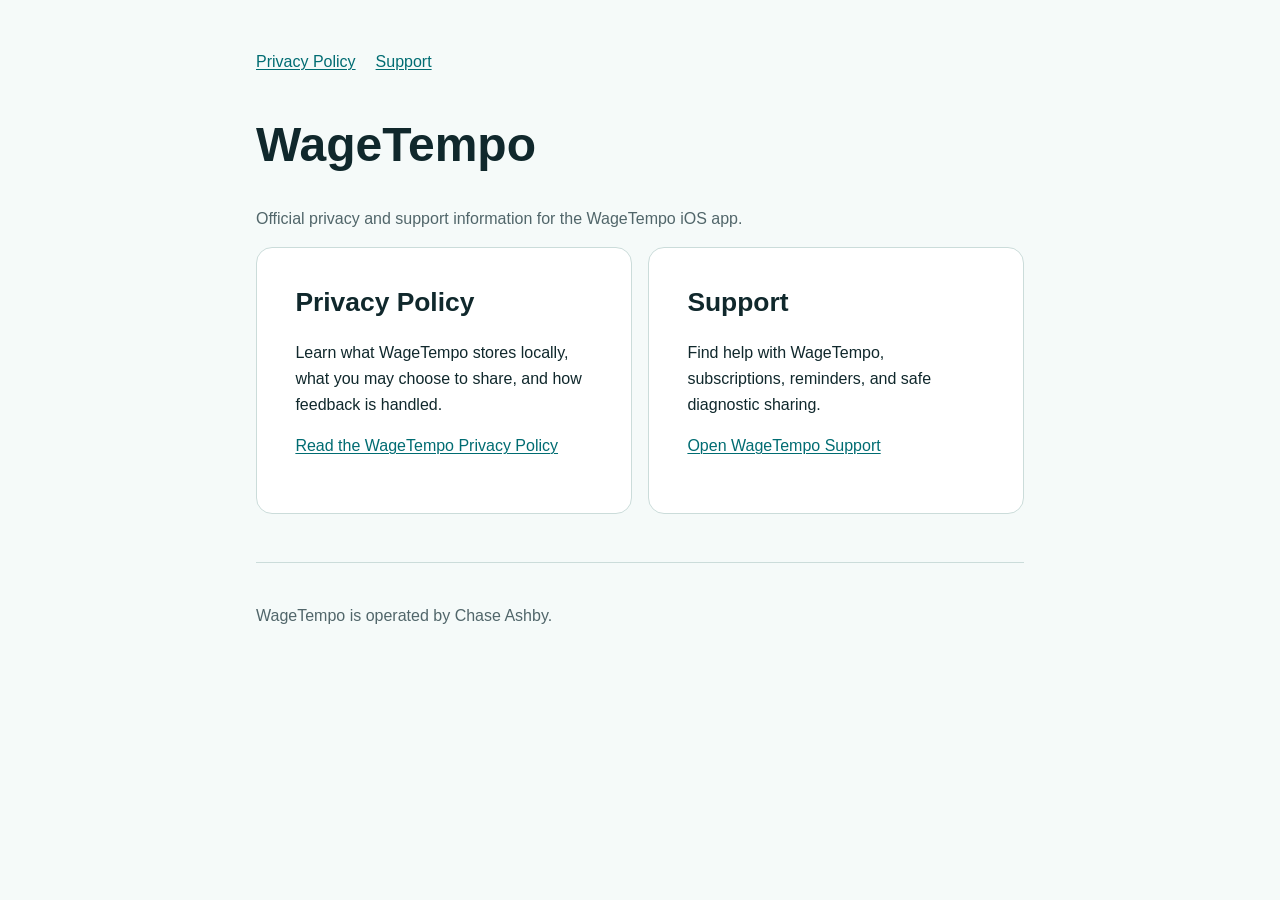
<file: index.html>
<!doctype html>
<html lang="en">
<head>
  <meta charset="utf-8">
  <meta name="viewport" content="width=device-width, initial-scale=1">
  <meta name="description" content="Official privacy and support information for WageTempo.">
  <meta name="referrer" content="no-referrer">
  <meta name="robots" content="index,follow">
  <meta http-equiv="Content-Security-Policy" content="default-src 'none'; style-src 'self'; img-src 'self' data:; script-src 'none'; connect-src 'none'; font-src 'none'; media-src 'none'; object-src 'none'; frame-src 'none'; base-uri 'none'; form-action 'none'">
  <link rel="canonical" href="https://ashbywebsystems.github.io/wagetempo-legal/">
  <link rel="icon" href="data:,">
  <link rel="stylesheet" href="site.css">
  <title>WageTempo Legal and Support</title>
</head>
<body>
  <a class="skip-link" href="#content">Skip to content</a>
  <header>
    <nav aria-label="Primary">
      <ul>
        <li><a href="privacy/">Privacy Policy</a></li>
        <li><a href="support/">Support</a></li>
      </ul>
    </nav>
  </header>
  <main id="content">
    <h1>WageTempo</h1>
    <p class="note">Official privacy and support information for the WageTempo iOS app.</p>
    <div class="cards">
      <section class="card" aria-labelledby="privacy-heading">
        <h2 id="privacy-heading">Privacy Policy</h2>
        <p>Learn what WageTempo stores locally, what you may choose to share, and how feedback is handled.</p>
        <p><a href="privacy/">Read the WageTempo Privacy Policy</a></p>
      </section>
      <section class="card" aria-labelledby="support-heading">
        <h2 id="support-heading">Support</h2>
        <p>Find help with WageTempo, subscriptions, reminders, and safe diagnostic sharing.</p>
        <p><a href="support/">Open WageTempo Support</a></p>
      </section>
    </div>
  </main>
  <footer>
    <p>WageTempo is operated by Chase Ashby.</p>
  </footer>
</body>
</html>
</file>
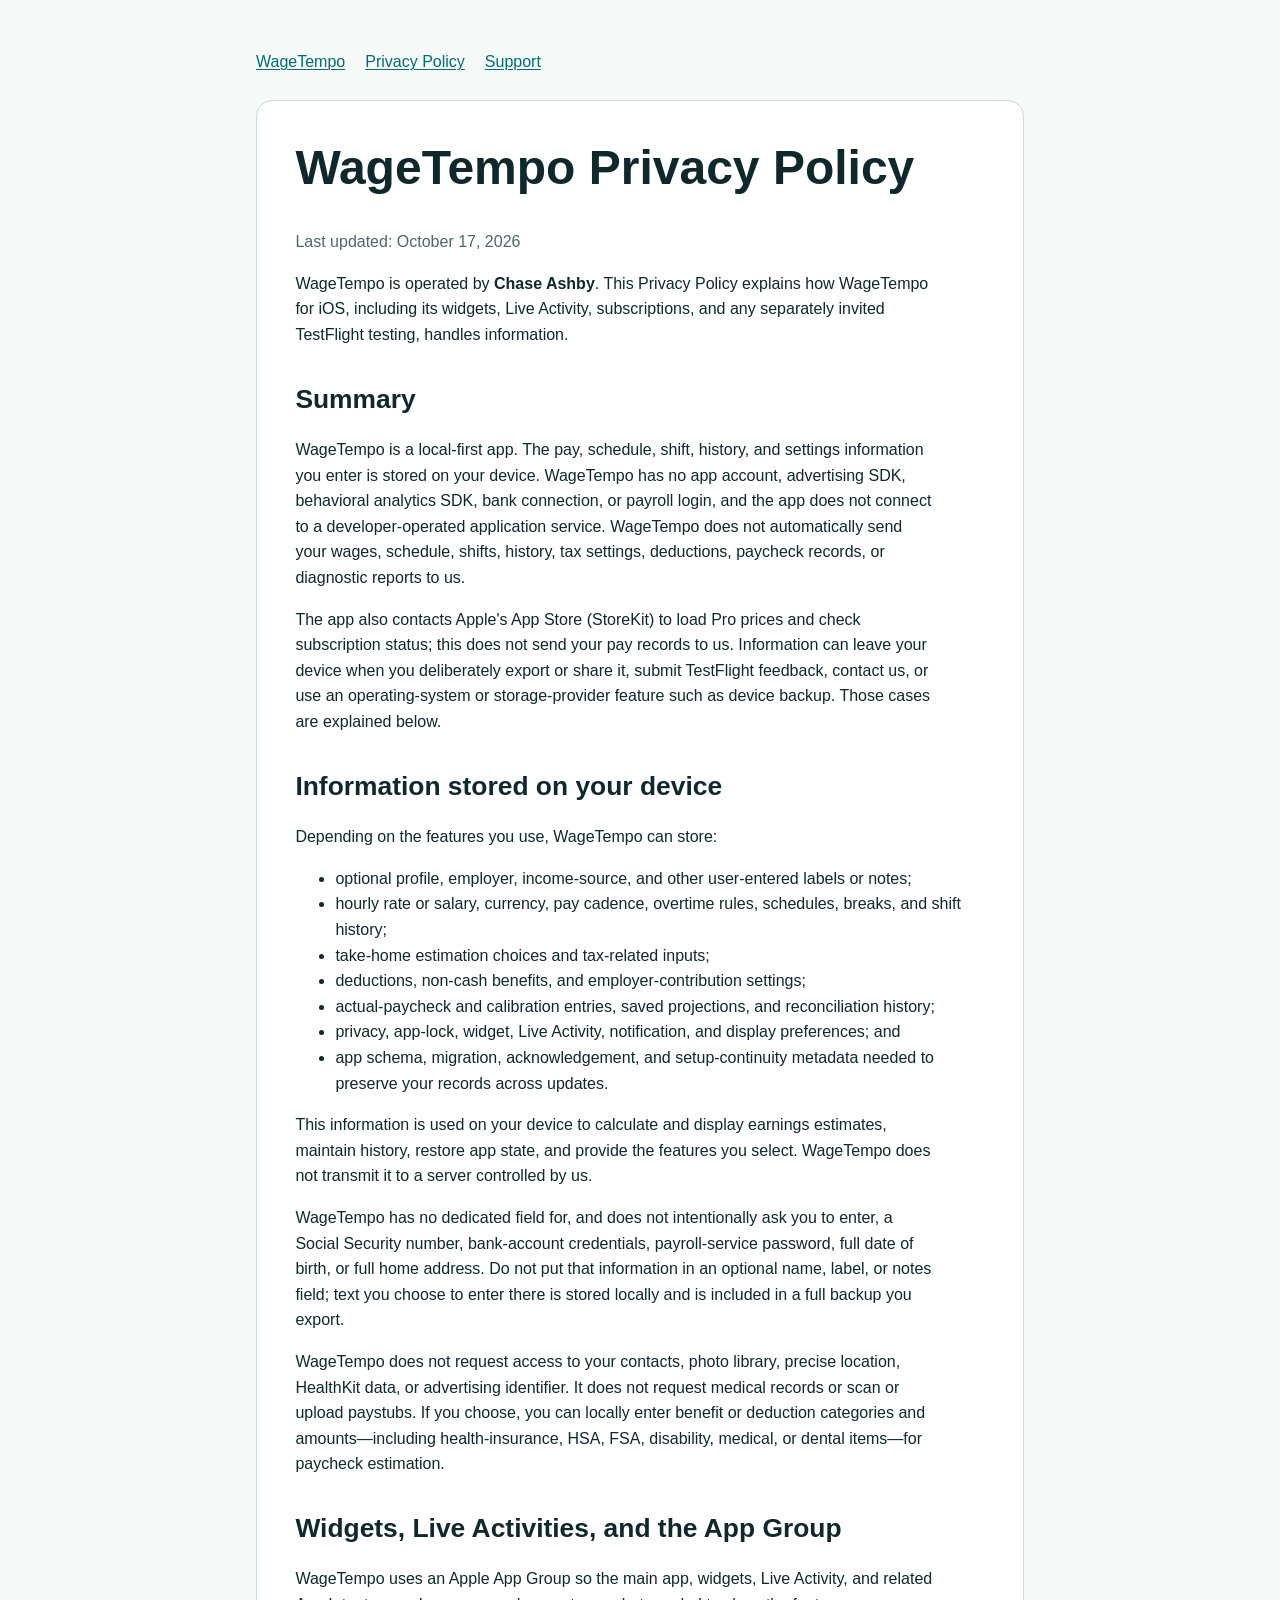
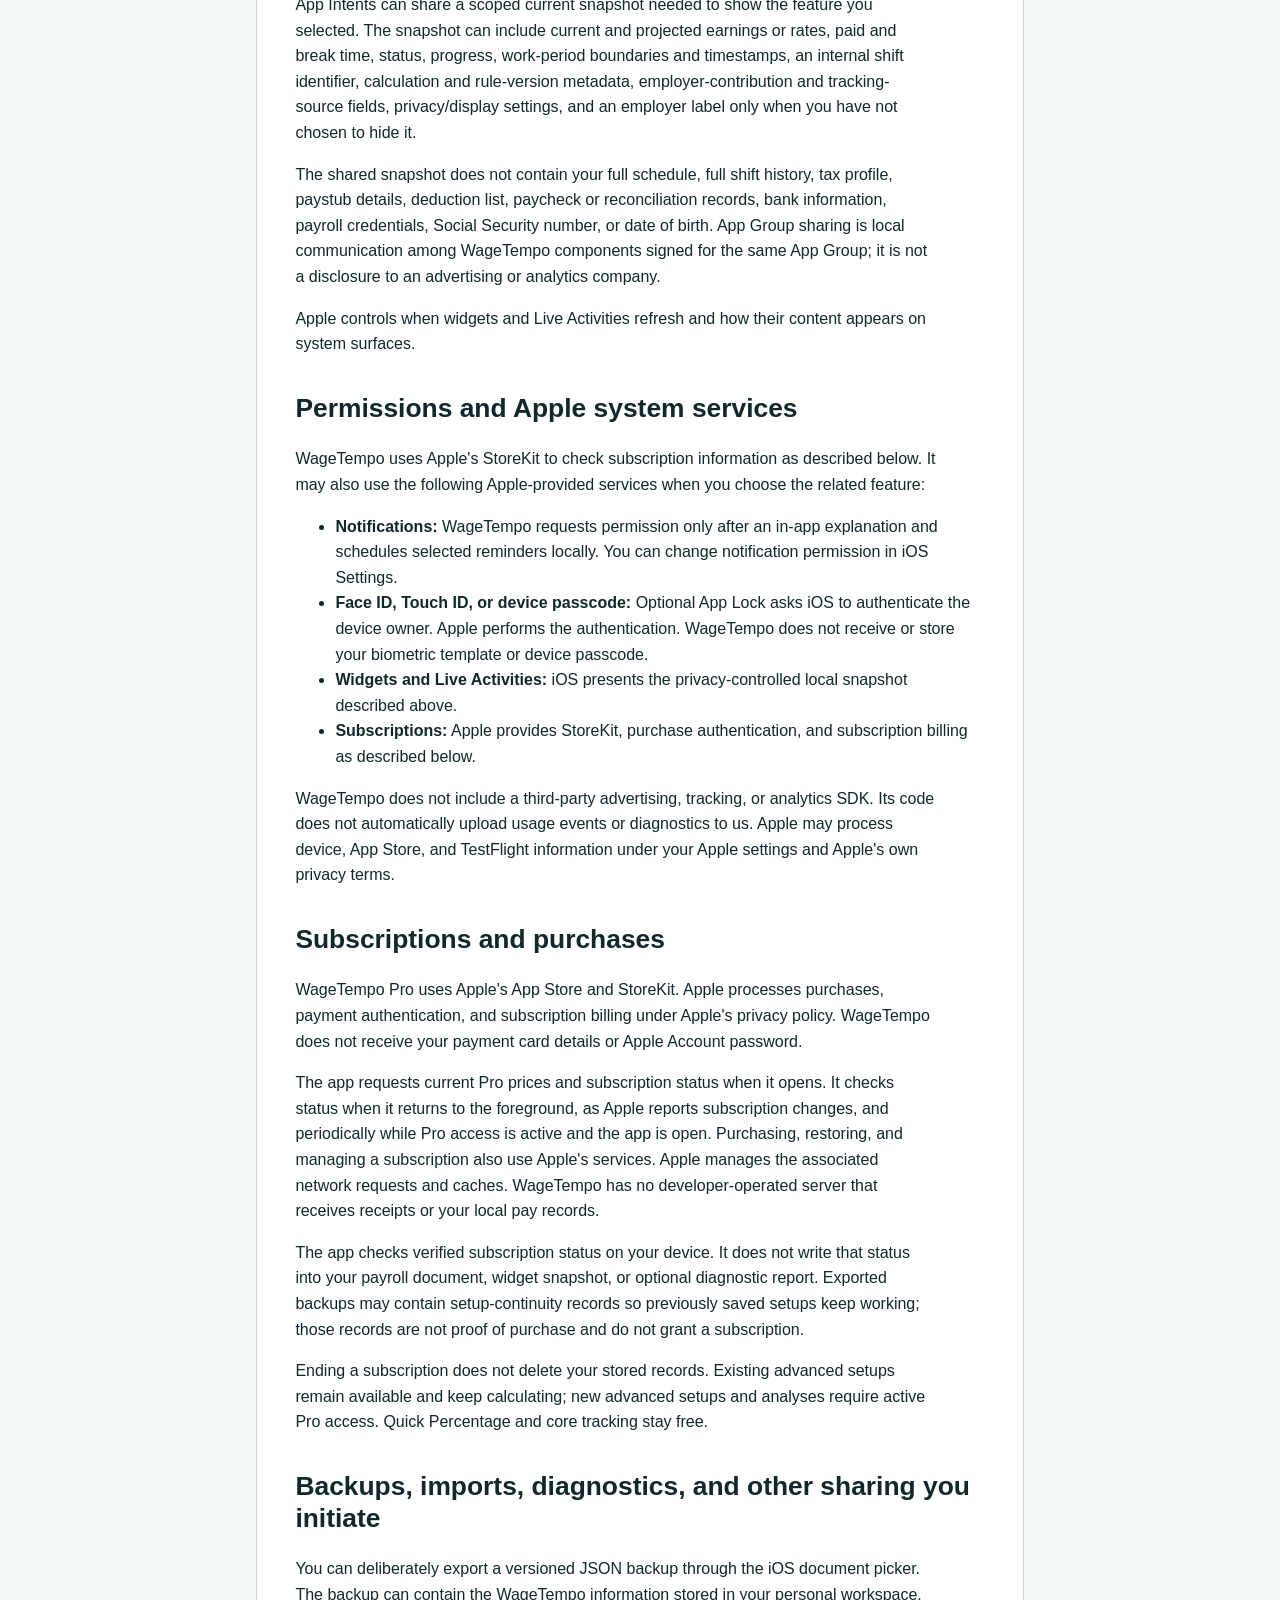
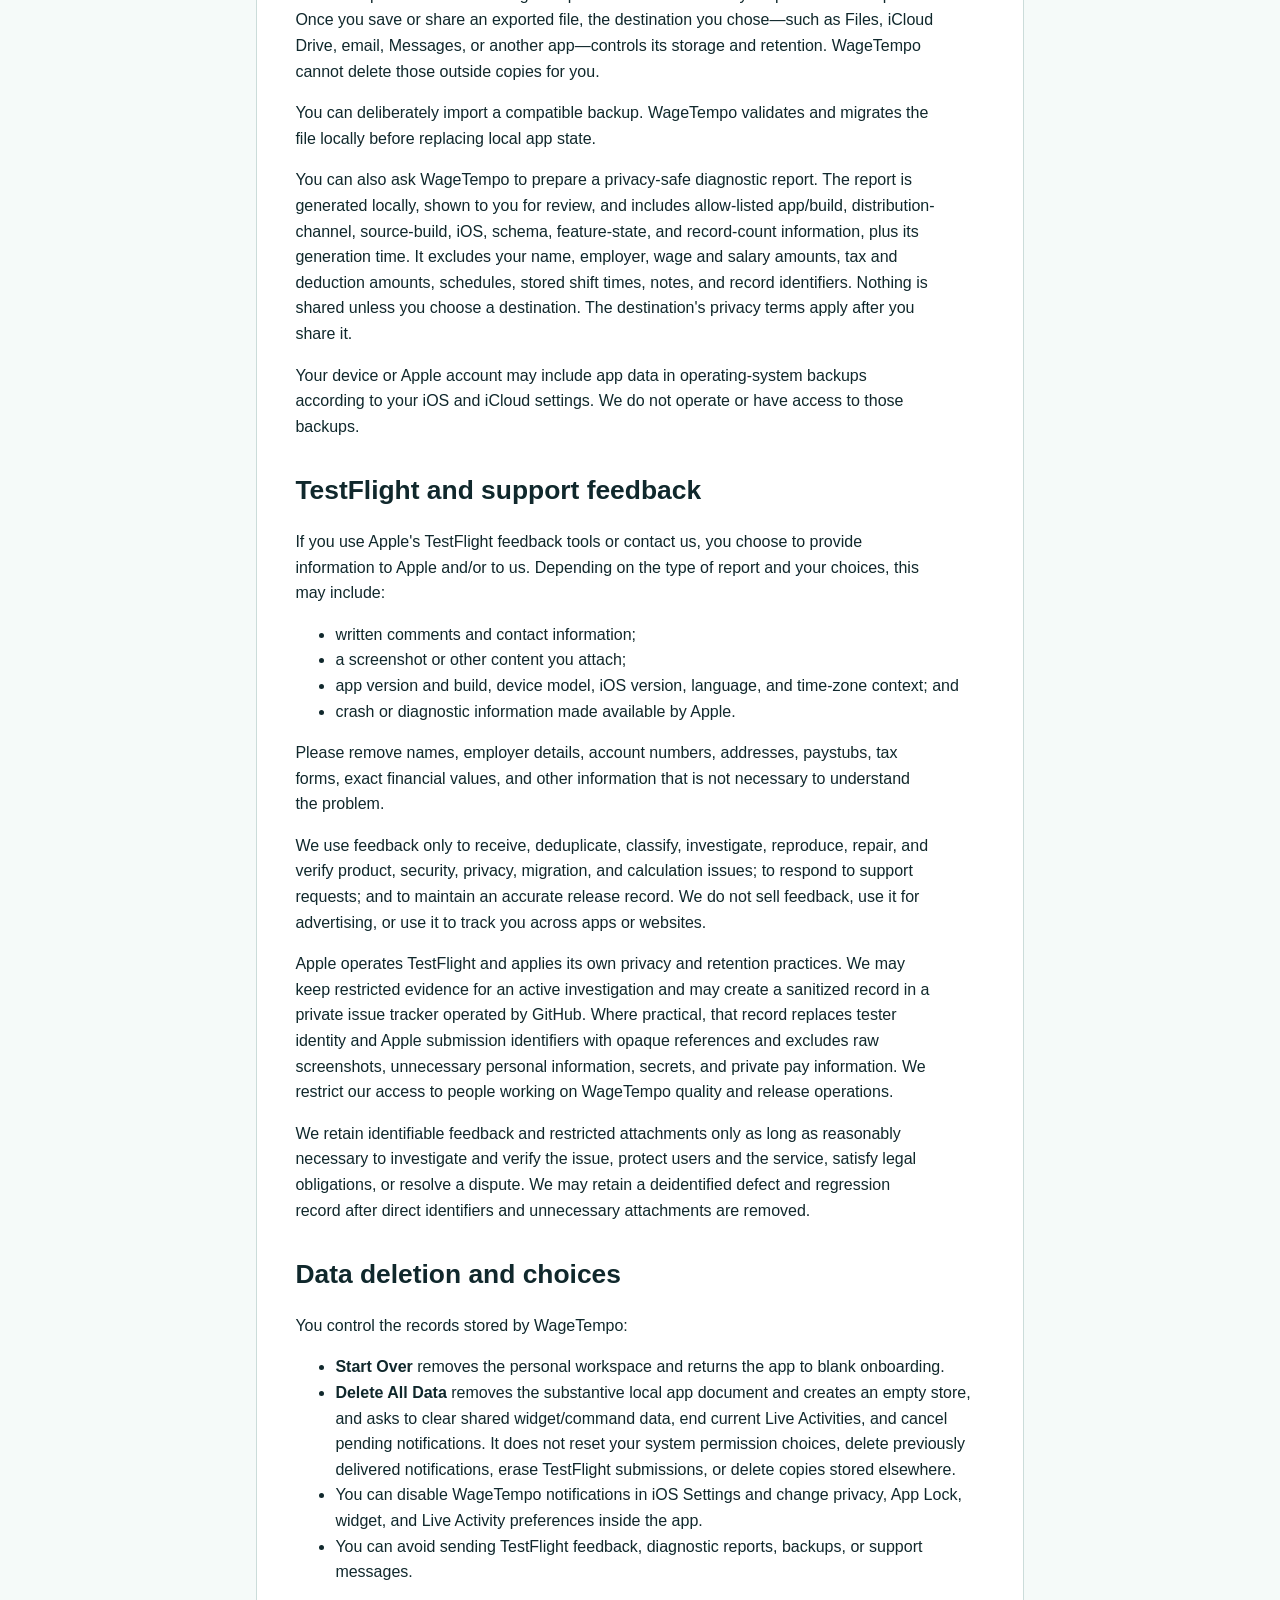
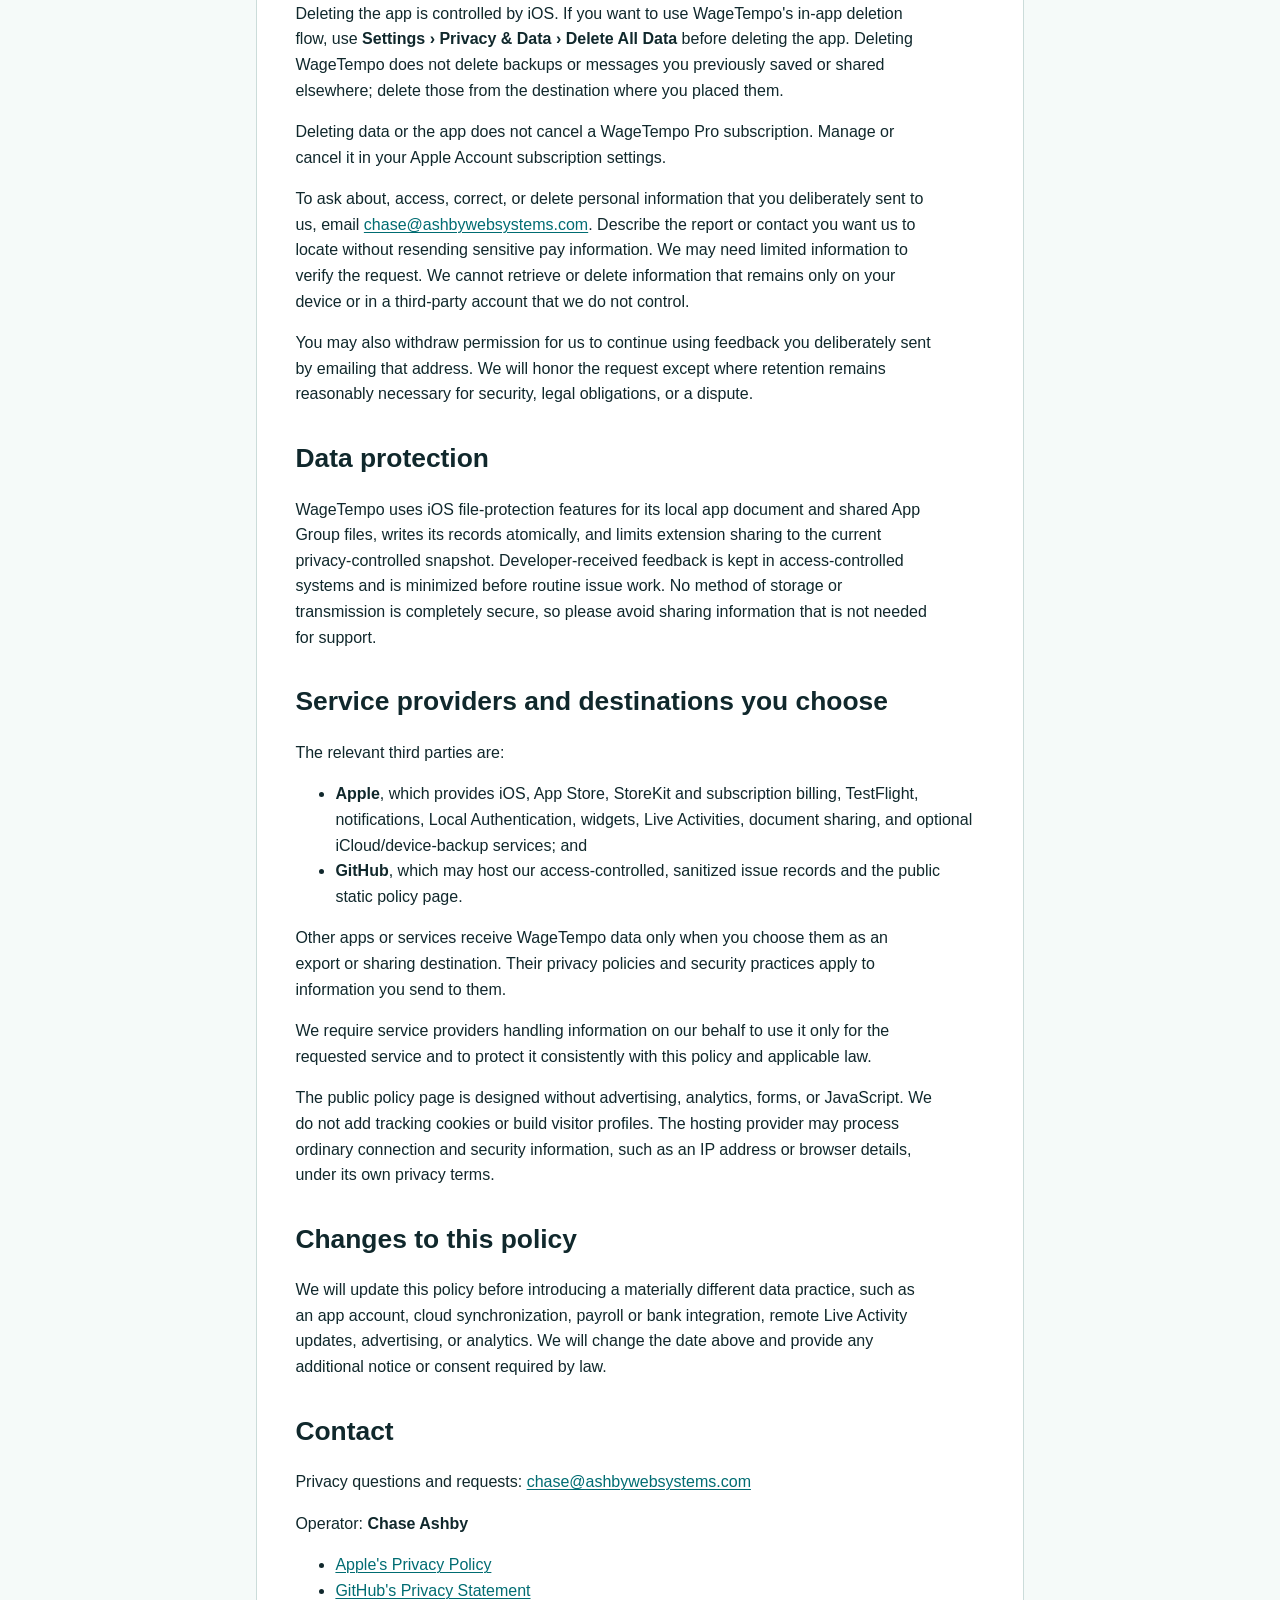
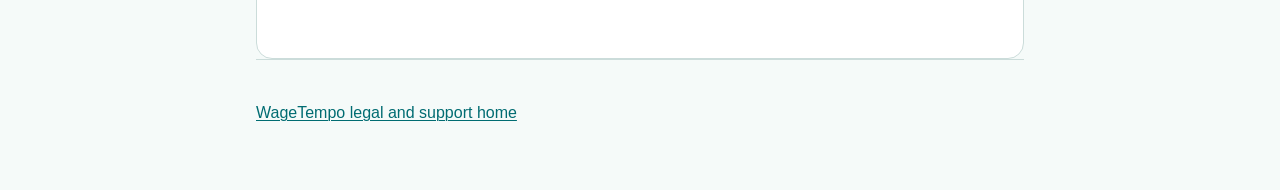
<file: privacy/index.html>
<!doctype html>
<html lang="en">
<head>
  <meta charset="utf-8">
  <meta name="viewport" content="width=device-width, initial-scale=1">
  <meta name="description" content="WageTempo Privacy Policy for the iOS app, widgets, Live Activity, subscriptions, and optional support.">
  <meta name="referrer" content="no-referrer">
  <meta name="robots" content="index,follow">
  <meta http-equiv="Content-Security-Policy" content="default-src 'none'; style-src 'self'; img-src 'self' data:; script-src 'none'; connect-src 'none'; font-src 'none'; media-src 'none'; object-src 'none'; frame-src 'none'; base-uri 'none'; form-action 'none'">
  <link rel="canonical" href="https://ashbywebsystems.github.io/wagetempo-legal/privacy/">
  <link rel="icon" href="data:,">
  <link rel="stylesheet" href="../site.css">
  <title>Privacy Policy — WageTempo</title>
</head>
<body>
  <a class="skip-link" href="#content">Skip to content</a>
  <header>
    <nav aria-label="Primary">
      <ul>
        <li><a href="../">WageTempo</a></li>
        <li><a aria-current="page" href="./">Privacy Policy</a></li>
        <li><a href="../support/">Support</a></li>
      </ul>
    </nav>
  </header>
  <main id="content" class="document">
    <h1>WageTempo Privacy Policy</h1>
    <p class="updated">Last updated: <time datetime="2026-10-17">October 17, 2026</time></p>

    <p>WageTempo is operated by <strong>Chase Ashby</strong>. This Privacy Policy explains how WageTempo for iOS, including its widgets, Live Activity, subscriptions, and any separately invited TestFlight testing, handles information.</p>

    <section aria-labelledby="summary">
      <h2 id="summary">Summary</h2>
      <p>WageTempo is a local-first app. The pay, schedule, shift, history, and settings information you enter is stored on your device. WageTempo has no app account, advertising SDK, behavioral analytics SDK, bank connection, or payroll login, and the app does not connect to a developer-operated application service. WageTempo does not automatically send your wages, schedule, shifts, history, tax settings, deductions, paycheck records, or diagnostic reports to us.</p>
      <p>The app also contacts Apple's App Store (StoreKit) to load Pro prices and check subscription status; this does not send your pay records to us. Information can leave your device when you deliberately export or share it, submit TestFlight feedback, contact us, or use an operating-system or storage-provider feature such as device backup. Those cases are explained below.</p>
    </section>

    <section aria-labelledby="on-device">
      <h2 id="on-device">Information stored on your device</h2>
      <p>Depending on the features you use, WageTempo can store:</p>
      <ul>
        <li>optional profile, employer, income-source, and other user-entered labels or notes;</li>
        <li>hourly rate or salary, currency, pay cadence, overtime rules, schedules, breaks, and shift history;</li>
        <li>take-home estimation choices and tax-related inputs;</li>
        <li>deductions, non-cash benefits, and employer-contribution settings;</li>
        <li>actual-paycheck and calibration entries, saved projections, and reconciliation history;</li>
        <li>privacy, app-lock, widget, Live Activity, notification, and display preferences; and</li>
        <li>app schema, migration, acknowledgement, and setup-continuity metadata needed to preserve your records across updates.</li>
      </ul>
      <p>This information is used on your device to calculate and display earnings estimates, maintain history, restore app state, and provide the features you select. WageTempo does not transmit it to a server controlled by us.</p>
      <p>WageTempo has no dedicated field for, and does not intentionally ask you to enter, a Social Security number, bank-account credentials, payroll-service password, full date of birth, or full home address. Do not put that information in an optional name, label, or notes field; text you choose to enter there is stored locally and is included in a full backup you export.</p>
      <p>WageTempo does not request access to your contacts, photo library, precise location, HealthKit data, or advertising identifier. It does not request medical records or scan or upload paystubs. If you choose, you can locally enter benefit or deduction categories and amounts—including health-insurance, HSA, FSA, disability, medical, or dental items—for paycheck estimation.</p>
    </section>

    <section aria-labelledby="extensions">
      <h2 id="extensions">Widgets, Live Activities, and the App Group</h2>
      <p>WageTempo uses an Apple App Group so the main app, widgets, Live Activity, and related App Intents can share a scoped current snapshot needed to show the feature you selected. The snapshot can include current and projected earnings or rates, paid and break time, status, progress, work-period boundaries and timestamps, an internal shift identifier, calculation and rule-version metadata, employer-contribution and tracking-source fields, privacy/display settings, and an employer label only when you have not chosen to hide it.</p>
      <p>The shared snapshot does not contain your full schedule, full shift history, tax profile, paystub details, deduction list, paycheck or reconciliation records, bank information, payroll credentials, Social Security number, or date of birth. App Group sharing is local communication among WageTempo components signed for the same App Group; it is not a disclosure to an advertising or analytics company.</p>
      <p>Apple controls when widgets and Live Activities refresh and how their content appears on system surfaces.</p>
    </section>

    <section aria-labelledby="permissions">
      <h2 id="permissions">Permissions and Apple system services</h2>
      <p>WageTempo uses Apple's StoreKit to check subscription information as described below. It may also use the following Apple-provided services when you choose the related feature:</p>
      <ul>
        <li><strong>Notifications:</strong> WageTempo requests permission only after an in-app explanation and schedules selected reminders locally. You can change notification permission in iOS Settings.</li>
        <li><strong>Face ID, Touch ID, or device passcode:</strong> Optional App Lock asks iOS to authenticate the device owner. Apple performs the authentication. WageTempo does not receive or store your biometric template or device passcode.</li>
        <li><strong>Widgets and Live Activities:</strong> iOS presents the privacy-controlled local snapshot described above.</li>
        <li><strong>Subscriptions:</strong> Apple provides StoreKit, purchase authentication, and subscription billing as described below.</li>
      </ul>
      <p>WageTempo does not include a third-party advertising, tracking, or analytics SDK. Its code does not automatically upload usage events or diagnostics to us. Apple may process device, App Store, and TestFlight information under your Apple settings and Apple's own privacy terms.</p>
    </section>

    <section aria-labelledby="subscriptions">
      <h2 id="subscriptions">Subscriptions and purchases</h2>
      <p>WageTempo Pro uses Apple's App Store and StoreKit. Apple processes purchases, payment authentication, and subscription billing under Apple's privacy policy. WageTempo does not receive your payment card details or Apple Account password.</p>
      <p>The app requests current Pro prices and subscription status when it opens. It checks status when it returns to the foreground, as Apple reports subscription changes, and periodically while Pro access is active and the app is open. Purchasing, restoring, and managing a subscription also use Apple's services. Apple manages the associated network requests and caches. WageTempo has no developer-operated server that receives receipts or your local pay records.</p>
      <p>The app checks verified subscription status on your device. It does not write that status into your payroll document, widget snapshot, or optional diagnostic report. Exported backups may contain setup-continuity records so previously saved setups keep working; those records are not proof of purchase and do not grant a subscription.</p>
      <p>Ending a subscription does not delete your stored records. Existing advanced setups remain available and keep calculating; new advanced setups and analyses require active Pro access. Quick Percentage and core tracking stay free.</p>
    </section>

    <section aria-labelledby="sharing">
      <h2 id="sharing">Backups, imports, diagnostics, and other sharing you initiate</h2>
      <p>You can deliberately export a versioned JSON backup through the iOS document picker. The backup can contain the WageTempo information stored in your personal workspace. Once you save or share an exported file, the destination you chose—such as Files, iCloud Drive, email, Messages, or another app—controls its storage and retention. WageTempo cannot delete those outside copies for you.</p>
      <p>You can deliberately import a compatible backup. WageTempo validates and migrates the file locally before replacing local app state.</p>
      <p>You can also ask WageTempo to prepare a privacy-safe diagnostic report. The report is generated locally, shown to you for review, and includes allow-listed app/build, distribution-channel, source-build, iOS, schema, feature-state, and record-count information, plus its generation time. It excludes your name, employer, wage and salary amounts, tax and deduction amounts, schedules, stored shift times, notes, and record identifiers. Nothing is shared unless you choose a destination. The destination's privacy terms apply after you share it.</p>
      <p>Your device or Apple account may include app data in operating-system backups according to your iOS and iCloud settings. We do not operate or have access to those backups.</p>
    </section>

    <section aria-labelledby="feedback">
      <h2 id="feedback">TestFlight and support feedback</h2>
      <p>If you use Apple's TestFlight feedback tools or contact us, you choose to provide information to Apple and/or to us. Depending on the type of report and your choices, this may include:</p>
      <ul>
        <li>written comments and contact information;</li>
        <li>a screenshot or other content you attach;</li>
        <li>app version and build, device model, iOS version, language, and time-zone context; and</li>
        <li>crash or diagnostic information made available by Apple.</li>
      </ul>
      <p>Please remove names, employer details, account numbers, addresses, paystubs, tax forms, exact financial values, and other information that is not necessary to understand the problem.</p>
      <p>We use feedback only to receive, deduplicate, classify, investigate, reproduce, repair, and verify product, security, privacy, migration, and calculation issues; to respond to support requests; and to maintain an accurate release record. We do not sell feedback, use it for advertising, or use it to track you across apps or websites.</p>
      <p>Apple operates TestFlight and applies its own privacy and retention practices. We may keep restricted evidence for an active investigation and may create a sanitized record in a private issue tracker operated by GitHub. Where practical, that record replaces tester identity and Apple submission identifiers with opaque references and excludes raw screenshots, unnecessary personal information, secrets, and private pay information. We restrict our access to people working on WageTempo quality and release operations.</p>
      <p>We retain identifiable feedback and restricted attachments only as long as reasonably necessary to investigate and verify the issue, protect users and the service, satisfy legal obligations, or resolve a dispute. We may retain a deidentified defect and regression record after direct identifiers and unnecessary attachments are removed.</p>
    </section>

    <section aria-labelledby="deletion">
      <h2 id="deletion">Data deletion and choices</h2>
      <p>You control the records stored by WageTempo:</p>
      <ul>
        <li><strong>Start Over</strong> removes the personal workspace and returns the app to blank onboarding.</li>
        <li><strong>Delete All Data</strong> removes the substantive local app document and creates an empty store, and asks to clear shared widget/command data, end current Live Activities, and cancel pending notifications. It does not reset your system permission choices, delete previously delivered notifications, erase TestFlight submissions, or delete copies stored elsewhere.</li>
        <li>You can disable WageTempo notifications in iOS Settings and change privacy, App Lock, widget, and Live Activity preferences inside the app.</li>
        <li>You can avoid sending TestFlight feedback, diagnostic reports, backups, or support messages.</li>
      </ul>
      <p>Deleting the app is controlled by iOS. If you want to use WageTempo's in-app deletion flow, use <strong>Settings › Privacy &amp; Data › Delete All Data</strong> before deleting the app. Deleting WageTempo does not delete backups or messages you previously saved or shared elsewhere; delete those from the destination where you placed them.</p>
      <p>Deleting data or the app does not cancel a WageTempo Pro subscription. Manage or cancel it in your Apple Account subscription settings.</p>
      <p>To ask about, access, correct, or delete personal information that you deliberately sent to us, email <a class="email" href="mailto:chase@ashbywebsystems.com">chase@ashbywebsystems.com</a>. Describe the report or contact you want us to locate without resending sensitive pay information. We may need limited information to verify the request. We cannot retrieve or delete information that remains only on your device or in a third-party account that we do not control.</p>
      <p>You may also withdraw permission for us to continue using feedback you deliberately sent by emailing that address. We will honor the request except where retention remains reasonably necessary for security, legal obligations, or a dispute.</p>
    </section>

    <section aria-labelledby="protection">
      <h2 id="protection">Data protection</h2>
      <p>WageTempo uses iOS file-protection features for its local app document and shared App Group files, writes its records atomically, and limits extension sharing to the current privacy-controlled snapshot. Developer-received feedback is kept in access-controlled systems and is minimized before routine issue work. No method of storage or transmission is completely secure, so please avoid sharing information that is not needed for support.</p>
    </section>

    <section aria-labelledby="providers">
      <h2 id="providers">Service providers and destinations you choose</h2>
      <p>The relevant third parties are:</p>
      <ul>
        <li><strong>Apple</strong>, which provides iOS, App Store, StoreKit and subscription billing, TestFlight, notifications, Local Authentication, widgets, Live Activities, document sharing, and optional iCloud/device-backup services; and</li>
        <li><strong>GitHub</strong>, which may host our access-controlled, sanitized issue records and the public static policy page.</li>
      </ul>
      <p>Other apps or services receive WageTempo data only when you choose them as an export or sharing destination. Their privacy policies and security practices apply to information you send to them.</p>
      <p>We require service providers handling information on our behalf to use it only for the requested service and to protect it consistently with this policy and applicable law.</p>
      <p>The public policy page is designed without advertising, analytics, forms, or JavaScript. We do not add tracking cookies or build visitor profiles. The hosting provider may process ordinary connection and security information, such as an IP address or browser details, under its own privacy terms.</p>
    </section>

    <section aria-labelledby="changes">
      <h2 id="changes">Changes to this policy</h2>
      <p>We will update this policy before introducing a materially different data practice, such as an app account, cloud synchronization, payroll or bank integration, remote Live Activity updates, advertising, or analytics. We will change the date above and provide any additional notice or consent required by law.</p>
    </section>

    <section aria-labelledby="contact">
      <h2 id="contact">Contact</h2>
      <p>Privacy questions and requests: <a class="email" href="mailto:chase@ashbywebsystems.com">chase@ashbywebsystems.com</a></p>
      <p>Operator: <strong>Chase Ashby</strong></p>
      <ul>
        <li><a href="https://www.apple.com/legal/privacy/" rel="noreferrer">Apple's Privacy Policy</a></li>
        <li><a href="https://docs.github.com/en/site-policy/privacy-policies/github-general-privacy-statement" rel="noreferrer">GitHub's Privacy Statement</a></li>
      </ul>
    </section>
  </main>
  <footer>
    <p><a href="../">WageTempo legal and support home</a></p>
  </footer>
</body>
</html>
</file>
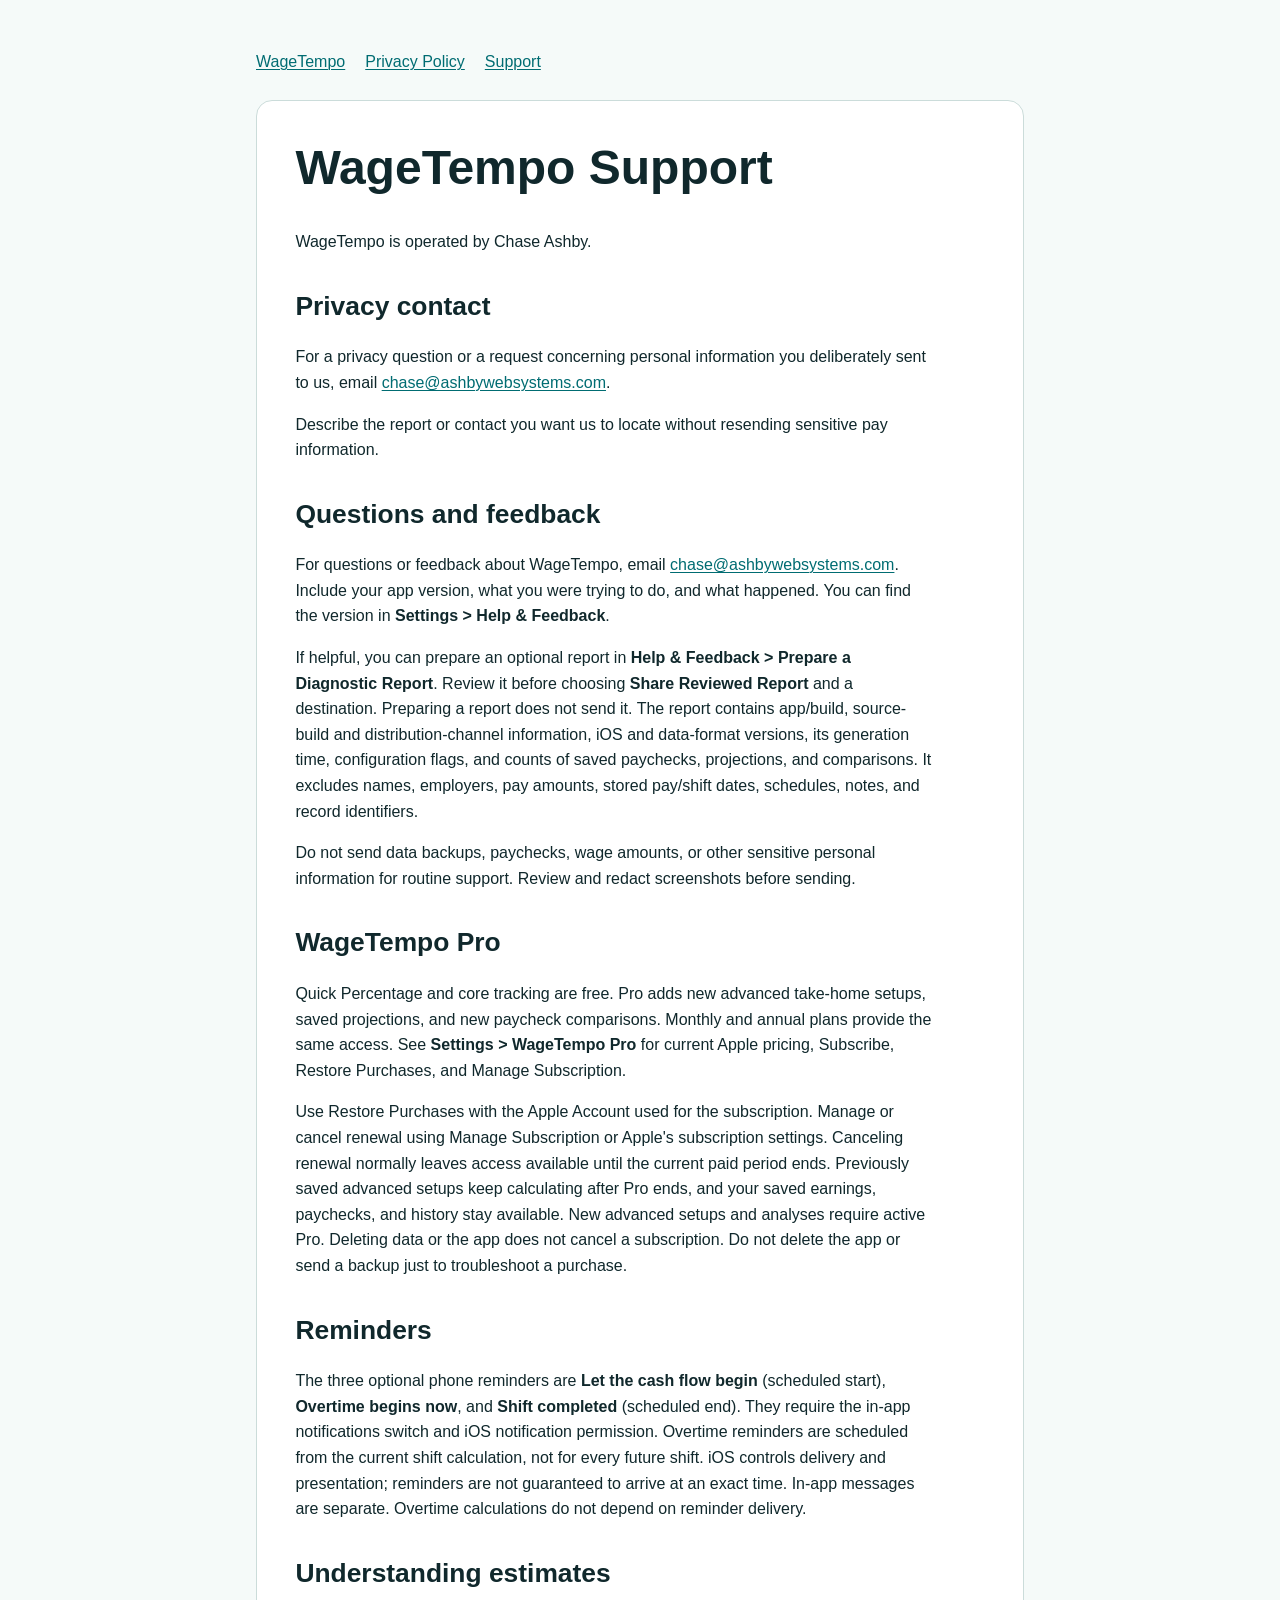
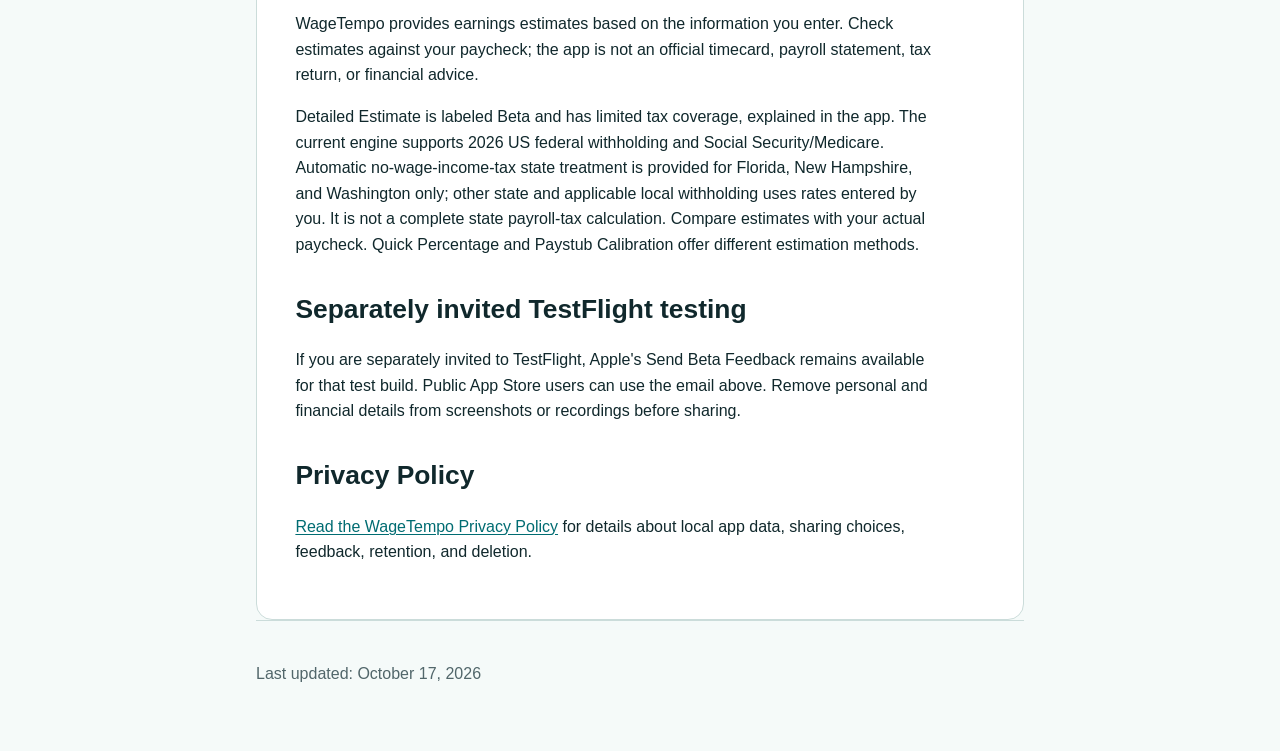
<file: support/index.html>
<!doctype html>
<html lang="en">
<head>
  <meta charset="utf-8">
  <meta name="viewport" content="width=device-width, initial-scale=1">
  <meta name="description" content="Public support, subscriptions, reminders, and safe diagnostic-sharing guidance for WageTempo.">
  <meta name="referrer" content="no-referrer">
  <meta name="robots" content="index,follow">
  <meta http-equiv="Content-Security-Policy" content="default-src 'none'; style-src 'self'; img-src 'self' data:; script-src 'none'; connect-src 'none'; font-src 'none'; media-src 'none'; object-src 'none'; frame-src 'none'; base-uri 'none'; form-action 'none'">
  <link rel="canonical" href="https://ashbywebsystems.github.io/wagetempo-legal/support/">
  <link rel="icon" href="data:,">
  <link rel="stylesheet" href="../site.css">
  <title>Support — WageTempo</title>
</head>
<body>
  <a class="skip-link" href="#content">Skip to content</a>
  <header>
    <nav aria-label="Primary">
      <ul>
        <li><a href="../">WageTempo</a></li>
        <li><a href="../privacy/">Privacy Policy</a></li>
        <li><a aria-current="page" href="./">Support</a></li>
      </ul>
    </nav>
  </header>
  <main id="content" class="document">
    <h1>WageTempo Support</h1>
    <p>WageTempo is operated by Chase Ashby.</p>

    <section aria-labelledby="privacy-contact">
      <h2 id="privacy-contact">Privacy contact</h2>
      <p>For a privacy question or a request concerning personal information you deliberately sent to us, email <a class="email" href="mailto:chase@ashbywebsystems.com">chase@ashbywebsystems.com</a>.</p>
      <p>Describe the report or contact you want us to locate without resending sensitive pay information.</p>
    </section>

    <section aria-labelledby="help">
      <h2 id="help">Questions and feedback</h2>
      <p>For questions or feedback about WageTempo, email <a class="email" href="mailto:chase@ashbywebsystems.com">chase@ashbywebsystems.com</a>. Include your app version, what you were trying to do, and what happened. You can find the version in <strong>Settings &gt; Help &amp; Feedback</strong>.</p>
      <p>If helpful, you can prepare an optional report in <strong>Help &amp; Feedback &gt; Prepare a Diagnostic Report</strong>. Review it before choosing <strong>Share Reviewed Report</strong> and a destination. Preparing a report does not send it. The report contains app/build, source-build and distribution-channel information, iOS and data-format versions, its generation time, configuration flags, and counts of saved paychecks, projections, and comparisons. It excludes names, employers, pay amounts, stored pay/shift dates, schedules, notes, and record identifiers.</p>
      <p>Do not send data backups, paychecks, wage amounts, or other sensitive personal information for routine support. Review and redact screenshots before sending.</p>
    </section>

    <section aria-labelledby="pro">
      <h2 id="pro">WageTempo Pro</h2>
      <p>Quick Percentage and core tracking are free. Pro adds new advanced take-home setups, saved projections, and new paycheck comparisons. Monthly and annual plans provide the same access. See <strong>Settings &gt; WageTempo Pro</strong> for current Apple pricing, Subscribe, Restore Purchases, and Manage Subscription.</p>
      <p>Use Restore Purchases with the Apple Account used for the subscription. Manage or cancel renewal using Manage Subscription or Apple's subscription settings. Canceling renewal normally leaves access available until the current paid period ends. Previously saved advanced setups keep calculating after Pro ends, and your saved earnings, paychecks, and history stay available. New advanced setups and analyses require active Pro. Deleting data or the app does not cancel a subscription. Do not delete the app or send a backup just to troubleshoot a purchase.</p>
    </section>

    <section aria-labelledby="reminders">
      <h2 id="reminders">Reminders</h2>
      <p>The three optional phone reminders are <strong>Let the cash flow begin</strong> (scheduled start), <strong>Overtime begins now</strong>, and <strong>Shift completed</strong> (scheduled end). They require the in-app notifications switch and iOS notification permission. Overtime reminders are scheduled from the current shift calculation, not for every future shift. iOS controls delivery and presentation; reminders are not guaranteed to arrive at an exact time. In-app messages are separate. Overtime calculations do not depend on reminder delivery.</p>
    </section>

    <section aria-labelledby="estimates">
      <h2 id="estimates">Understanding estimates</h2>
      <p>WageTempo provides earnings estimates based on the information you enter. Check estimates against your paycheck; the app is not an official timecard, payroll statement, tax return, or financial advice.</p>
      <p>Detailed Estimate is labeled Beta and has limited tax coverage, explained in the app. The current engine supports 2026 US federal withholding and Social Security/Medicare. Automatic no-wage-income-tax state treatment is provided for Florida, New Hampshire, and Washington only; other state and applicable local withholding uses rates entered by you. It is not a complete state payroll-tax calculation. Compare estimates with your actual paycheck. Quick Percentage and Paystub Calibration offer different estimation methods.</p>
    </section>

    <section aria-labelledby="testflight">
      <h2 id="testflight">Separately invited TestFlight testing</h2>
      <p>If you are separately invited to TestFlight, Apple's Send Beta Feedback remains available for that test build. Public App Store users can use the email above. Remove personal and financial details from screenshots or recordings before sharing.</p>
    </section>

    <section aria-labelledby="policy">
      <h2 id="policy">Privacy Policy</h2>
      <p><a href="../privacy/">Read the WageTempo Privacy Policy</a> for details about local app data, sharing choices, feedback, retention, and deletion.</p>
    </section>
  </main>
  <footer>
    <p>Last updated: <time datetime="2026-10-17">October 17, 2026</time></p>
  </footer>
</body>
</html>
</file>
<file: site.css>
:root {
  color-scheme: light dark;
  --background: #f5faf9;
  --surface: #ffffff;
  --text: #10282c;
  --muted: #51666a;
  --accent: #006c72;
  --accent-strong: #004f54;
  --border: #cbdcda;
  --focus: #bd5300;
}

@media (prefers-color-scheme: dark) {
  :root {
    --background: #0d181a;
    --surface: #142326;
    --text: #edf8f7;
    --muted: #b9cdca;
    --accent: #77dce1;
    --accent-strong: #a7f1f3;
    --border: #355054;
    --focus: #ffb56b;
  }
}

* {
  box-sizing: border-box;
}

html {
  font-family: -apple-system, BlinkMacSystemFont, "Segoe UI", sans-serif;
  font-size: 100%;
  line-height: 1.6;
  -webkit-text-size-adjust: 100%;
}

body {
  margin: 0;
  background: var(--background);
  color: var(--text);
}

a {
  color: var(--accent);
  text-decoration-thickness: 0.08em;
  text-underline-offset: 0.15em;
}

a:visited {
  color: var(--accent-strong);
}

a:focus-visible {
  outline: 3px solid var(--focus);
  outline-offset: 3px;
  border-radius: 2px;
}

.skip-link {
  position: absolute;
  left: 1rem;
  top: -5rem;
  z-index: 10;
  padding: 0.65rem 0.85rem;
  background: var(--surface);
  border: 2px solid var(--focus);
  color: var(--text);
}

.skip-link:focus {
  top: 1rem;
}

header,
main,
footer {
  width: min(100% - 2rem, 48rem);
  margin-inline: auto;
}

header {
  padding-block: 2.5rem 1rem;
}

nav ul {
  display: flex;
  flex-wrap: wrap;
  gap: 0.75rem 1.25rem;
  margin: 0;
  padding: 0;
  list-style: none;
}

nav a {
  display: inline-block;
  min-height: 44px;
  padding-block: 0.55rem;
}

main {
  padding-block: 1rem 3rem;
}

.document,
.card {
  background: var(--surface);
  border: 1px solid var(--border);
  border-radius: 1rem;
  padding: clamp(1.15rem, 3vw, 2.5rem);
}

.cards {
  display: grid;
  grid-template-columns: repeat(auto-fit, minmax(min(100%, 18rem), 1fr));
  gap: 1rem;
}

h1,
h2 {
  line-height: 1.2;
}

h1 {
  margin-top: 0;
  font-size: clamp(2rem, 7vw, 3rem);
}

h2 {
  margin-top: 2.25rem;
  font-size: clamp(1.3rem, 4vw, 1.65rem);
}

.card h2 {
  margin-top: 0;
}

p,
li {
  max-width: 72ch;
}

.updated,
.note {
  color: var(--muted);
}

.email {
  overflow-wrap: anywhere;
}

footer {
  border-top: 1px solid var(--border);
  padding-block: 1.5rem 3rem;
  color: var(--muted);
}

@media print {
  nav,
  .skip-link {
    display: none;
  }

  body,
  .document,
  .card {
    background: #ffffff;
    color: #000000;
    border-color: #888888;
  }

  a {
    color: #000000;
  }
}
</file>
